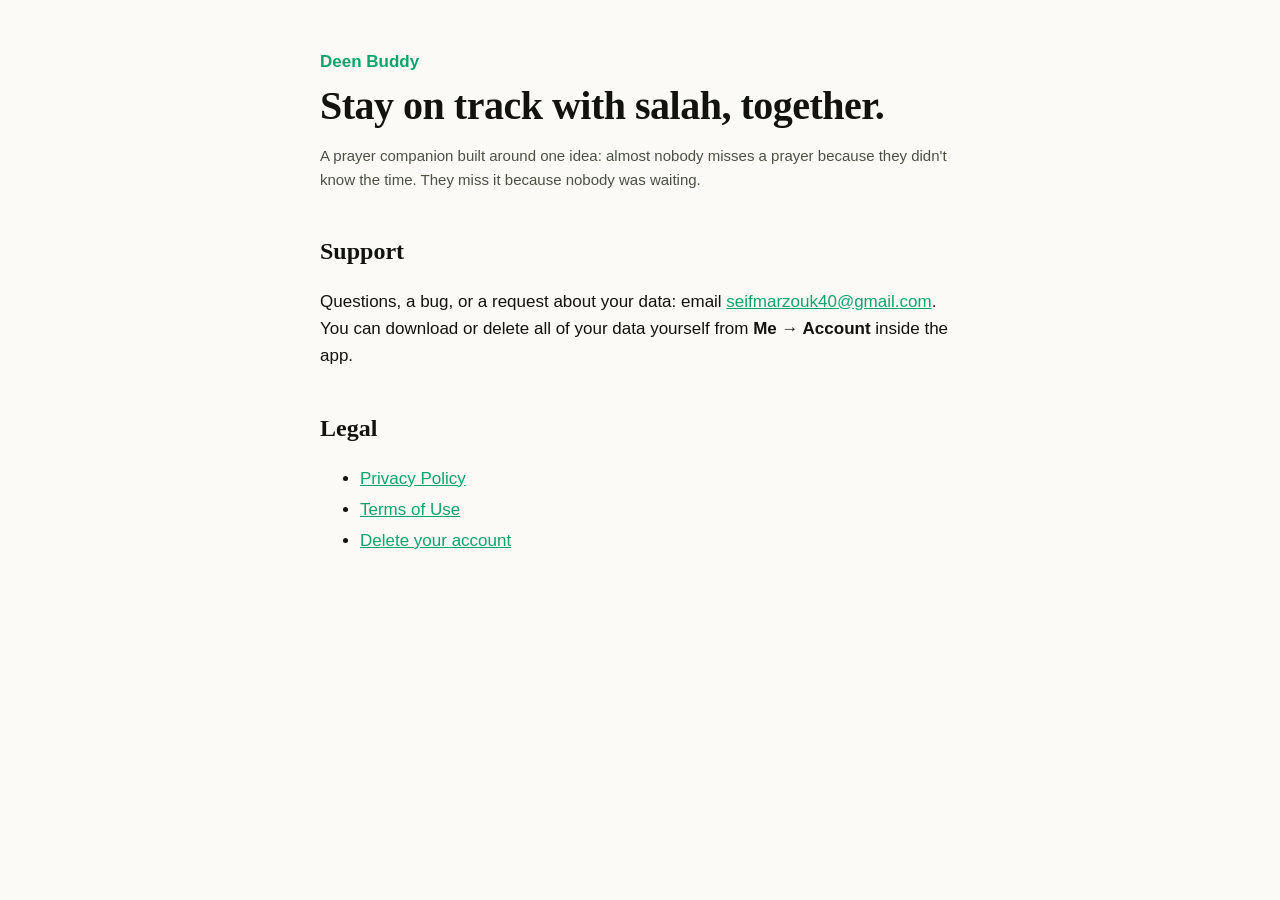
<file: index.html>
<!doctype html>
<html lang="en">
<head>
<meta charset="utf-8">
<meta name="viewport" content="width=device-width, initial-scale=1">
<title>Deen Buddy</title>
<link rel="stylesheet" href="style.css">
</head>
<body>
<main>
<p class="kicker">Deen Buddy</p>
<h1>Stay on track with salah, together.</h1>
<p class="meta">A prayer companion built around one idea: almost nobody misses a prayer because they didn't know the time. They miss it because nobody was waiting.</p>
<h2>Support</h2>
<p>Questions, a bug, or a request about your data: email <a href="mailto:seifmarzouk40@gmail.com">seifmarzouk40@gmail.com</a>. You can download or delete all of your data yourself from <strong>Me → Account</strong> inside the app.</p>
<h2>Legal</h2>
<ul>
<li><a href="privacy/">Privacy Policy</a></li>
<li><a href="terms/">Terms of Use</a></li>
<li><a href="delete-account/">Delete your account</a></li>
</ul>
</main>
</body>
</html>
</file>
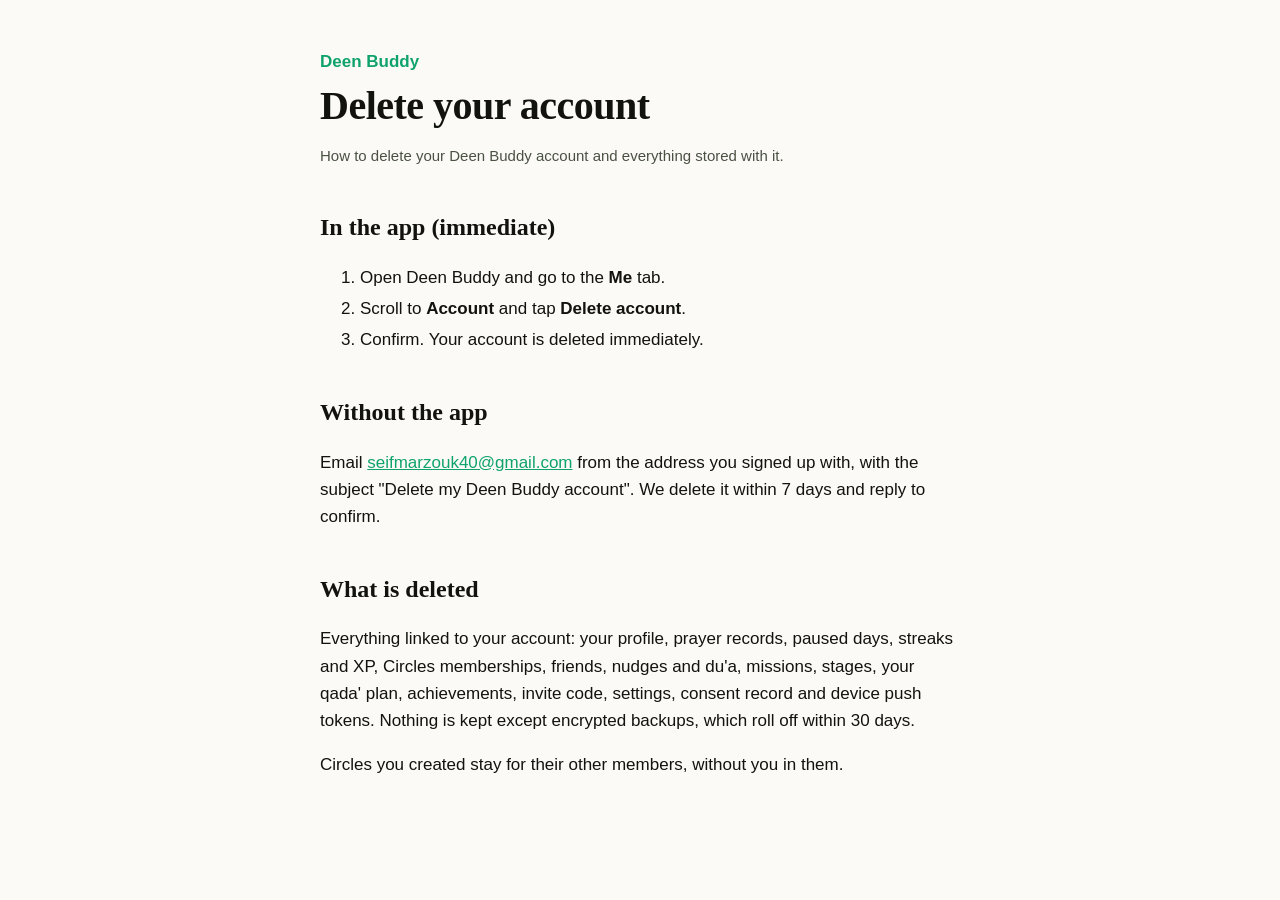
<file: delete-account/index.html>
<!doctype html>
<html lang="en">
<head>
<meta charset="utf-8">
<meta name="viewport" content="width=device-width, initial-scale=1">
<title>Delete your account · Deen Buddy</title>
<link rel="stylesheet" href="../style.css">
</head>
<body>
<main>
<p class="kicker">Deen Buddy</p>
<h1>Delete your account</h1>
<p class="meta">How to delete your Deen Buddy account and everything stored with it.</p>

<h2>In the app (immediate)</h2>
<ol>
<li>Open Deen Buddy and go to the <strong>Me</strong> tab.</li>
<li>Scroll to <strong>Account</strong> and tap <strong>Delete account</strong>.</li>
<li>Confirm. Your account is deleted immediately.</li>
</ol>

<h2>Without the app</h2>
<p>Email <a href="mailto:seifmarzouk40@gmail.com?subject=Delete%20my%20Deen%20Buddy%20account">seifmarzouk40@gmail.com</a> from the address you signed up with, with the subject "Delete my Deen Buddy account". We delete it within 7 days and reply to confirm.</p>

<h2>What is deleted</h2>
<p>Everything linked to your account: your profile, prayer records, paused days, streaks and XP, Circles memberships, friends, nudges and du'a, missions, stages, your qada' plan, achievements, invite code, settings, consent record and device push tokens. Nothing is kept except encrypted backups, which roll off within 30 days.</p>
<p>Circles you created stay for their other members, without you in them.</p>
</main>
</body>
</html>
</file>
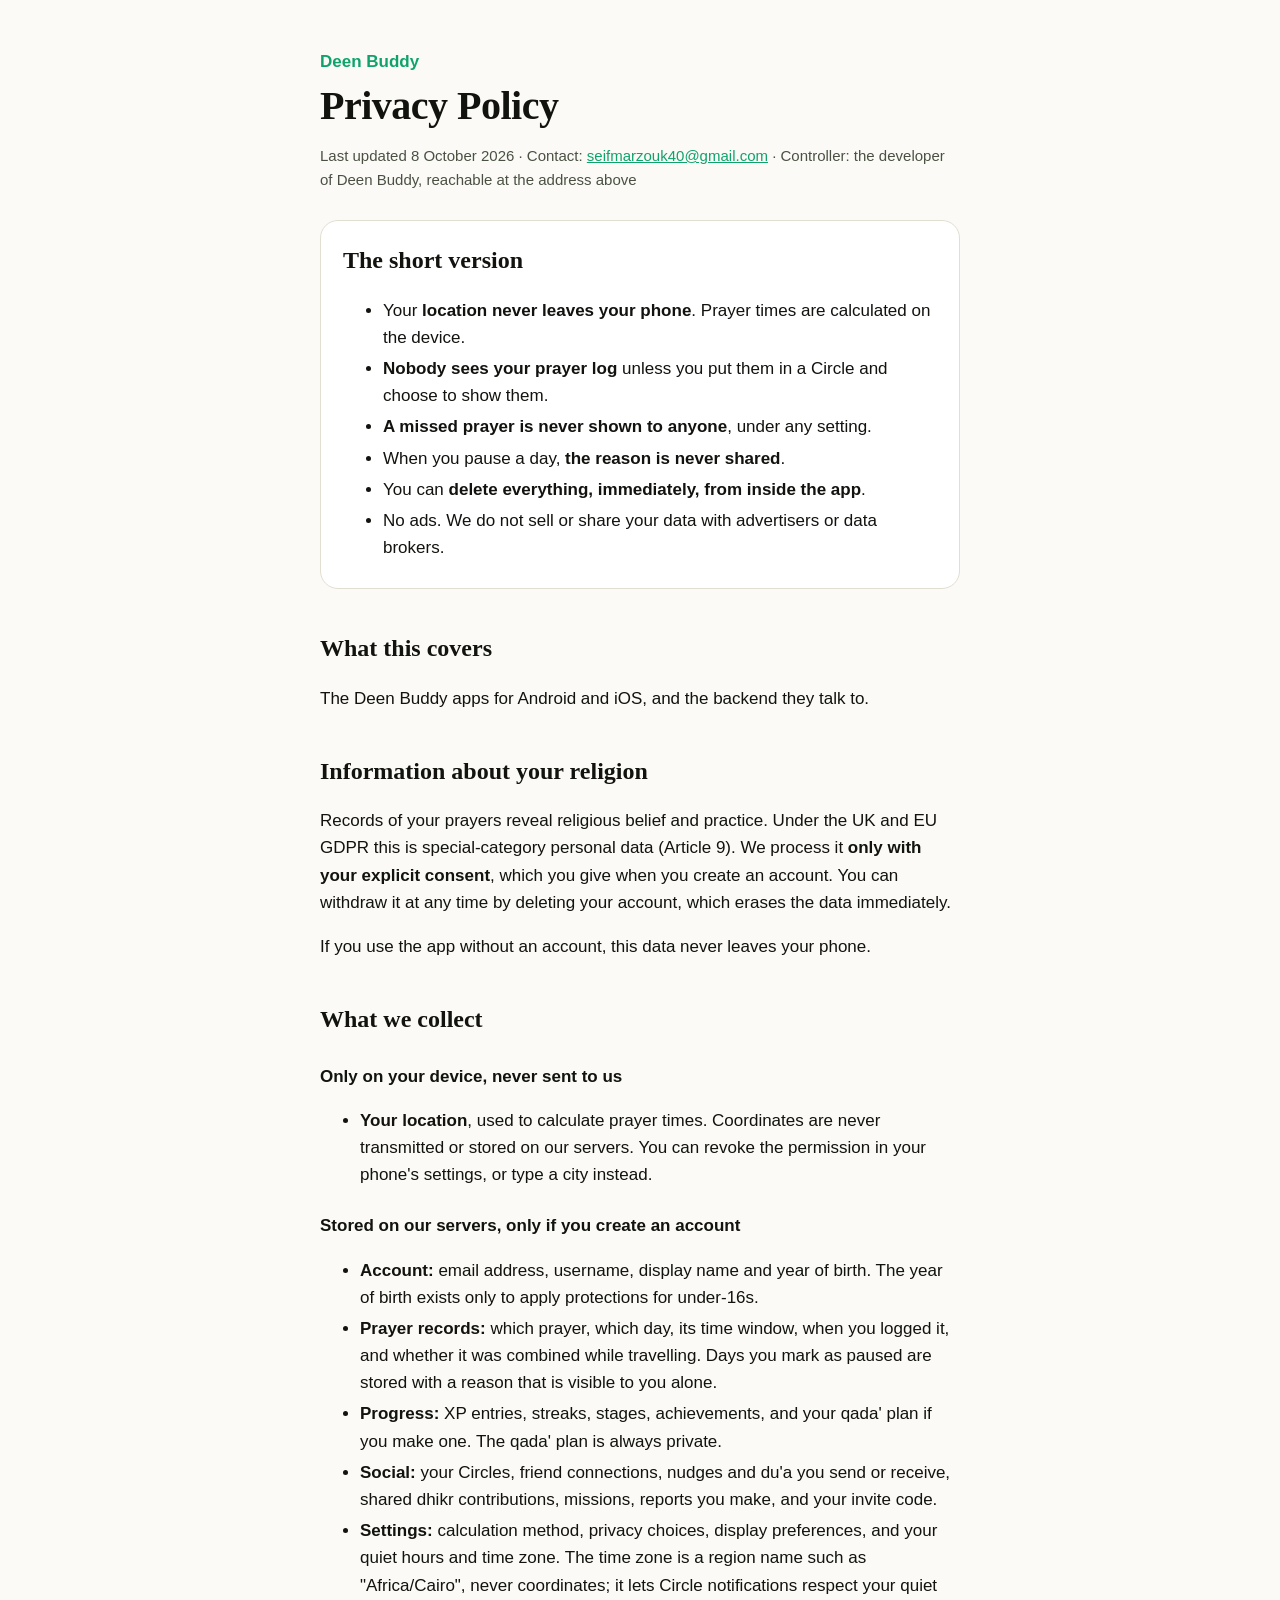
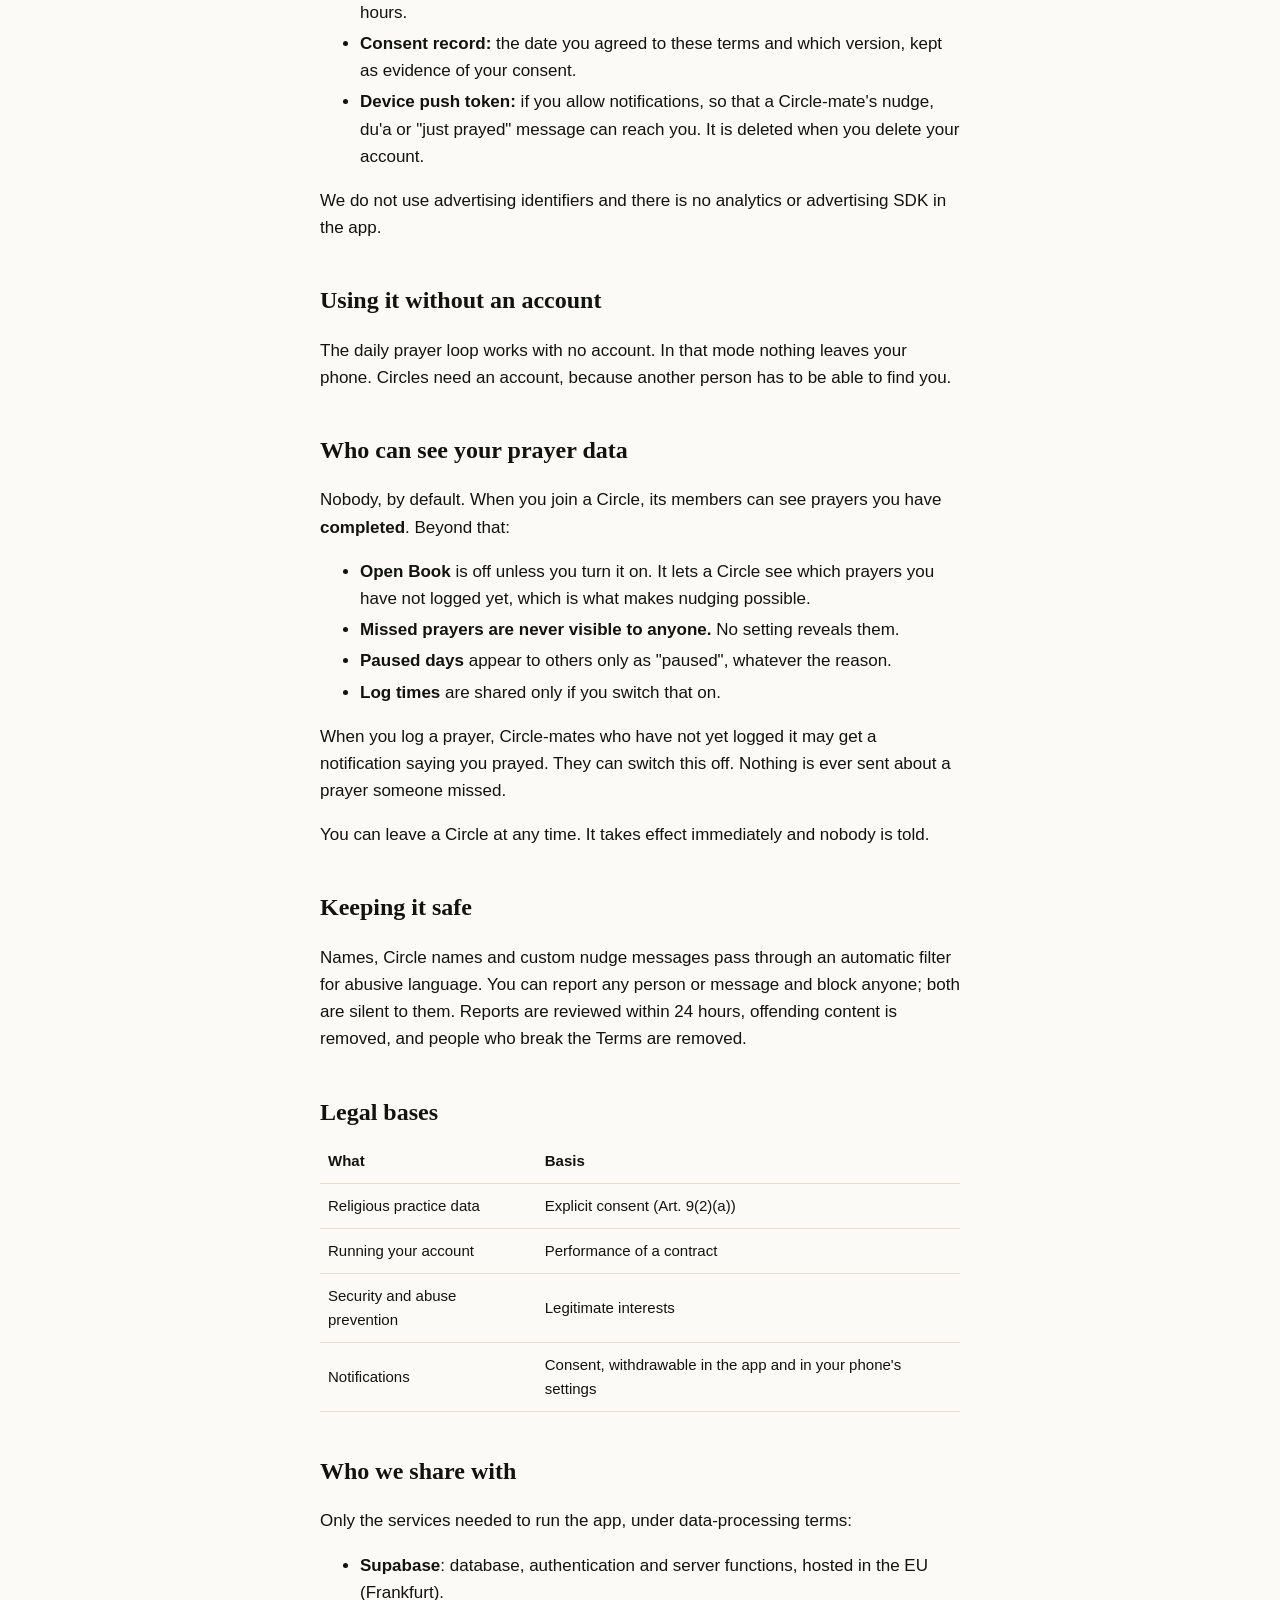
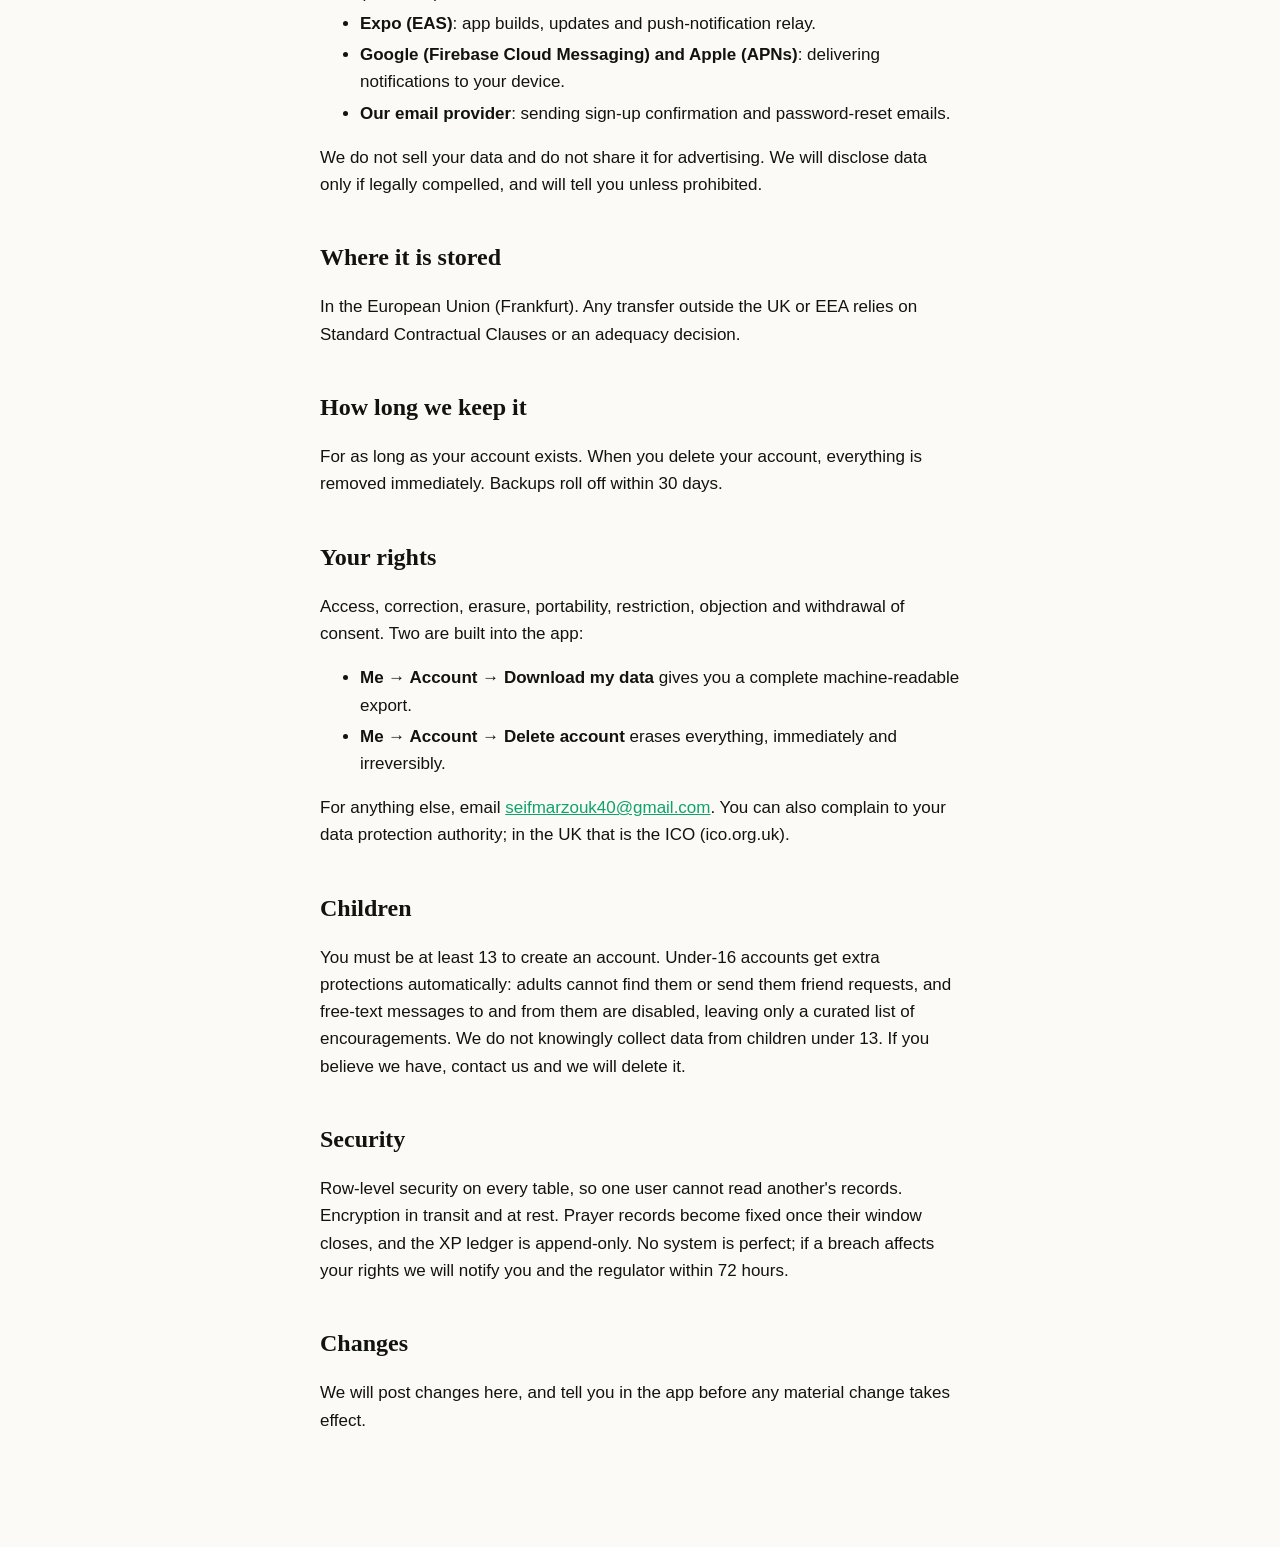
<file: privacy/index.html>
<!doctype html>
<html lang="en">
<head>
<meta charset="utf-8">
<meta name="viewport" content="width=device-width, initial-scale=1">
<title>Privacy Policy · Deen Buddy</title>
<link rel="stylesheet" href="../style.css">
</head>
<body>
<main>
<p class="kicker">Deen Buddy</p>
<h1>Privacy Policy</h1>
<p class="meta">Last updated 8 October 2026 · Contact: <a href="mailto:seifmarzouk40@gmail.com">seifmarzouk40@gmail.com</a> · Controller: the developer of Deen Buddy, reachable at the address above</p>

<section class="short">
<h2>The short version</h2>
<ul>
<li>Your <strong>location never leaves your phone</strong>. Prayer times are calculated on the device.</li>
<li><strong>Nobody sees your prayer log</strong> unless you put them in a Circle and choose to show them.</li>
<li><strong>A missed prayer is never shown to anyone</strong>, under any setting.</li>
<li>When you pause a day, <strong>the reason is never shared</strong>.</li>
<li>You can <strong>delete everything, immediately, from inside the app</strong>.</li>
<li>No ads. We do not sell or share your data with advertisers or data brokers.</li>
</ul>
</section>

<h2>What this covers</h2>
<p>The Deen Buddy apps for Android and iOS, and the backend they talk to.</p>

<h2>Information about your religion</h2>
<p>Records of your prayers reveal religious belief and practice. Under the UK and EU GDPR this is special-category personal data (Article 9). We process it <strong>only with your explicit consent</strong>, which you give when you create an account. You can withdraw it at any time by deleting your account, which erases the data immediately.</p>
<p>If you use the app without an account, this data never leaves your phone.</p>

<h2>What we collect</h2>
<h3>Only on your device, never sent to us</h3>
<ul>
<li><strong>Your location</strong>, used to calculate prayer times. Coordinates are never transmitted or stored on our servers. You can revoke the permission in your phone's settings, or type a city instead.</li>
</ul>
<h3>Stored on our servers, only if you create an account</h3>
<ul>
<li><strong>Account:</strong> email address, username, display name and year of birth. The year of birth exists only to apply protections for under-16s.</li>
<li><strong>Prayer records:</strong> which prayer, which day, its time window, when you logged it, and whether it was combined while travelling. Days you mark as paused are stored with a reason that is visible to you alone.</li>
<li><strong>Progress:</strong> XP entries, streaks, stages, achievements, and your qada' plan if you make one. The qada' plan is always private.</li>
<li><strong>Social:</strong> your Circles, friend connections, nudges and du'a you send or receive, shared dhikr contributions, missions, reports you make, and your invite code.</li>
<li><strong>Settings:</strong> calculation method, privacy choices, display preferences, and your quiet hours and time zone. The time zone is a region name such as "Africa/Cairo", never coordinates; it lets Circle notifications respect your quiet hours.</li>
<li><strong>Consent record:</strong> the date you agreed to these terms and which version, kept as evidence of your consent.</li>
<li><strong>Device push token:</strong> if you allow notifications, so that a Circle-mate's nudge, du'a or "just prayed" message can reach you. It is deleted when you delete your account.</li>
</ul>
<p>We do not use advertising identifiers and there is no analytics or advertising SDK in the app.</p>

<h2>Using it without an account</h2>
<p>The daily prayer loop works with no account. In that mode nothing leaves your phone. Circles need an account, because another person has to be able to find you.</p>

<h2>Who can see your prayer data</h2>
<p>Nobody, by default. When you join a Circle, its members can see prayers you have <strong>completed</strong>. Beyond that:</p>
<ul>
<li><strong>Open Book</strong> is off unless you turn it on. It lets a Circle see which prayers you have not logged yet, which is what makes nudging possible.</li>
<li><strong>Missed prayers are never visible to anyone.</strong> No setting reveals them.</li>
<li><strong>Paused days</strong> appear to others only as "paused", whatever the reason.</li>
<li><strong>Log times</strong> are shared only if you switch that on.</li>
</ul>
<p>When you log a prayer, Circle-mates who have not yet logged it may get a notification saying you prayed. They can switch this off. Nothing is ever sent about a prayer someone missed.</p>
<p>You can leave a Circle at any time. It takes effect immediately and nobody is told.</p>

<h2>Keeping it safe</h2>
<p>Names, Circle names and custom nudge messages pass through an automatic filter for abusive language. You can report any person or message and block anyone; both are silent to them. Reports are reviewed within 24 hours, offending content is removed, and people who break the Terms are removed.</p>

<h2>Legal bases</h2>
<table>
<tr><th>What</th><th>Basis</th></tr>
<tr><td>Religious practice data</td><td>Explicit consent (Art. 9(2)(a))</td></tr>
<tr><td>Running your account</td><td>Performance of a contract</td></tr>
<tr><td>Security and abuse prevention</td><td>Legitimate interests</td></tr>
<tr><td>Notifications</td><td>Consent, withdrawable in the app and in your phone's settings</td></tr>
</table>

<h2>Who we share with</h2>
<p>Only the services needed to run the app, under data-processing terms:</p>
<ul>
<li><strong>Supabase</strong>: database, authentication and server functions, hosted in the EU (Frankfurt).</li>
<li><strong>Expo (EAS)</strong>: app builds, updates and push-notification relay.</li>
<li><strong>Google (Firebase Cloud Messaging) and Apple (APNs)</strong>: delivering notifications to your device.</li>
<li><strong>Our email provider</strong>: sending sign-up confirmation and password-reset emails.</li>
</ul>
<p>We do not sell your data and do not share it for advertising. We will disclose data only if legally compelled, and will tell you unless prohibited.</p>

<h2>Where it is stored</h2>
<p>In the European Union (Frankfurt). Any transfer outside the UK or EEA relies on Standard Contractual Clauses or an adequacy decision.</p>

<h2>How long we keep it</h2>
<p>For as long as your account exists. When you delete your account, everything is removed immediately. Backups roll off within 30 days.</p>

<h2>Your rights</h2>
<p>Access, correction, erasure, portability, restriction, objection and withdrawal of consent. Two are built into the app:</p>
<ul>
<li><strong>Me → Account → Download my data</strong> gives you a complete machine-readable export.</li>
<li><strong>Me → Account → Delete account</strong> erases everything, immediately and irreversibly.</li>
</ul>
<p>For anything else, email <a href="mailto:seifmarzouk40@gmail.com">seifmarzouk40@gmail.com</a>. You can also complain to your data protection authority; in the UK that is the ICO (ico.org.uk).</p>

<h2>Children</h2>
<p>You must be at least 13 to create an account. Under-16 accounts get extra protections automatically: adults cannot find them or send them friend requests, and free-text messages to and from them are disabled, leaving only a curated list of encouragements. We do not knowingly collect data from children under 13. If you believe we have, contact us and we will delete it.</p>

<h2>Security</h2>
<p>Row-level security on every table, so one user cannot read another's records. Encryption in transit and at rest. Prayer records become fixed once their window closes, and the XP ledger is append-only. No system is perfect; if a breach affects your rights we will notify you and the regulator within 72 hours.</p>

<h2>Changes</h2>
<p>We will post changes here, and tell you in the app before any material change takes effect.</p>
</main>
</body>
</html>
</file>
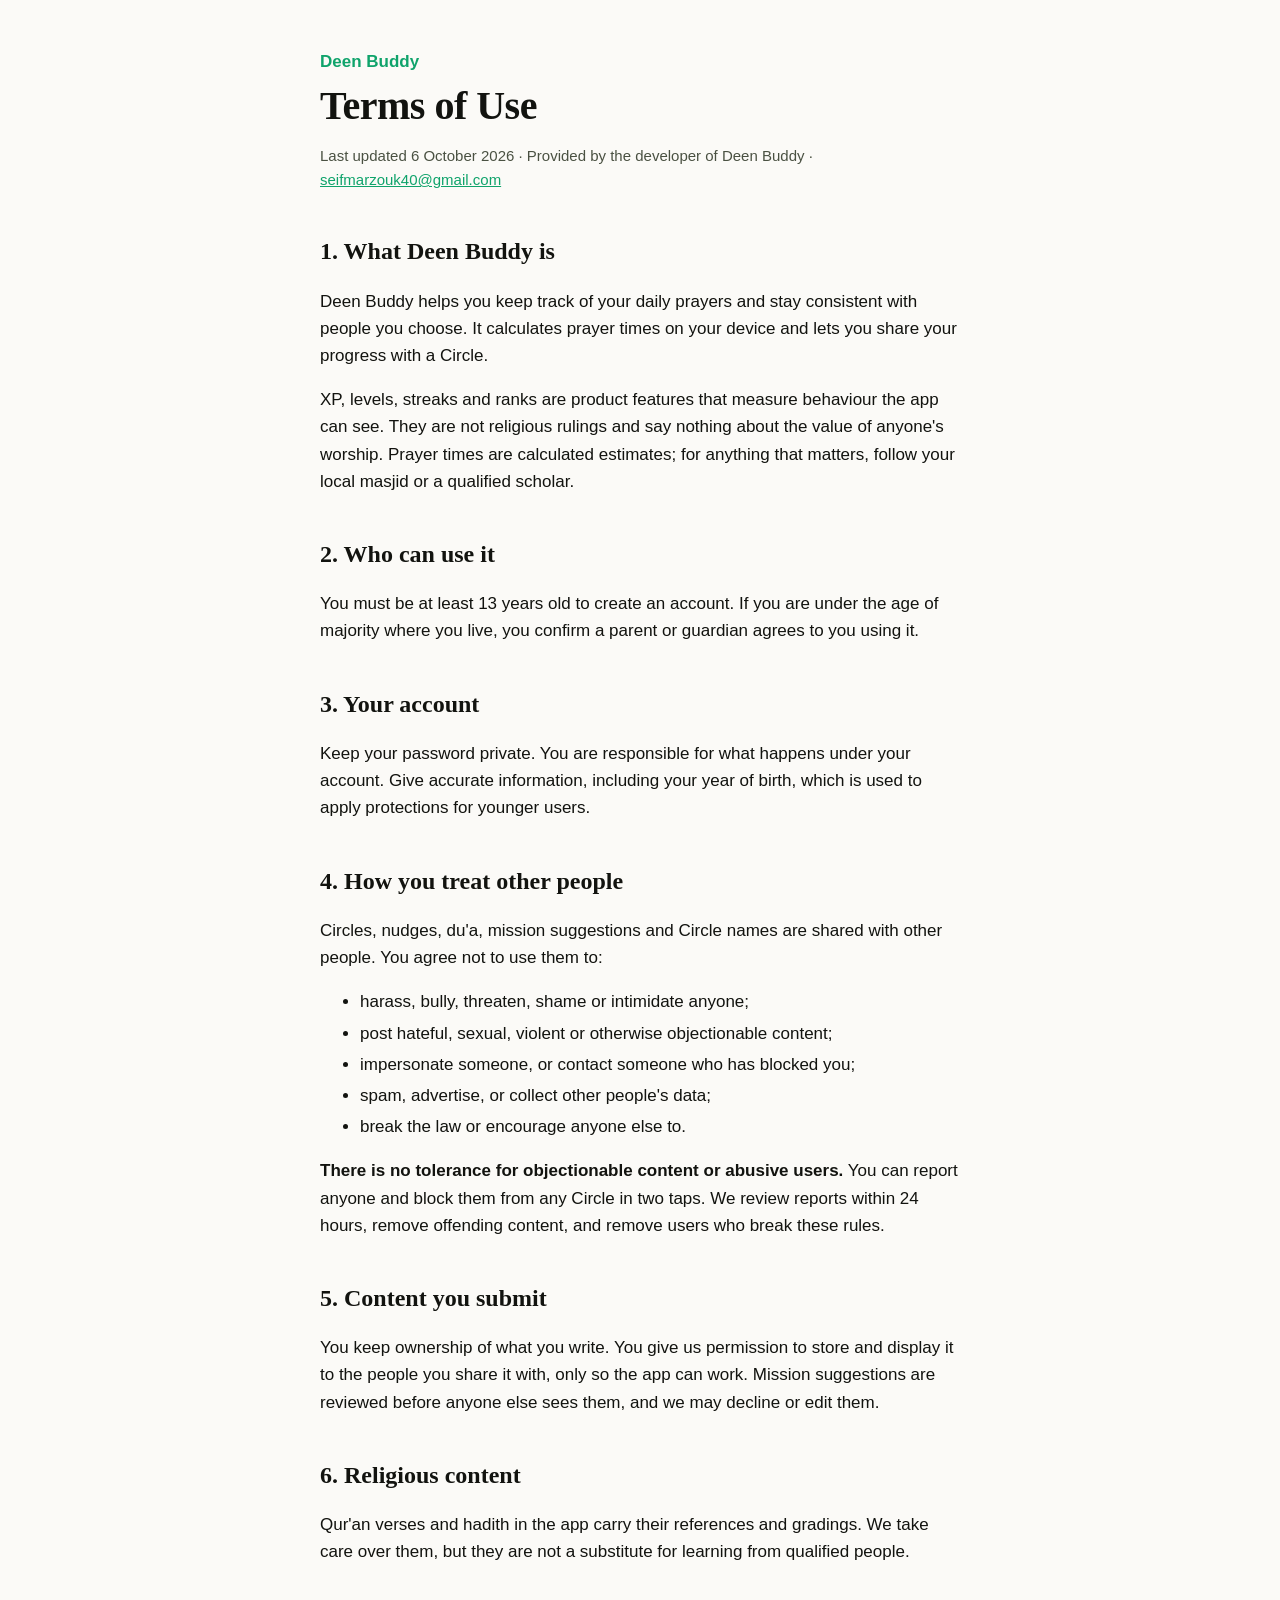
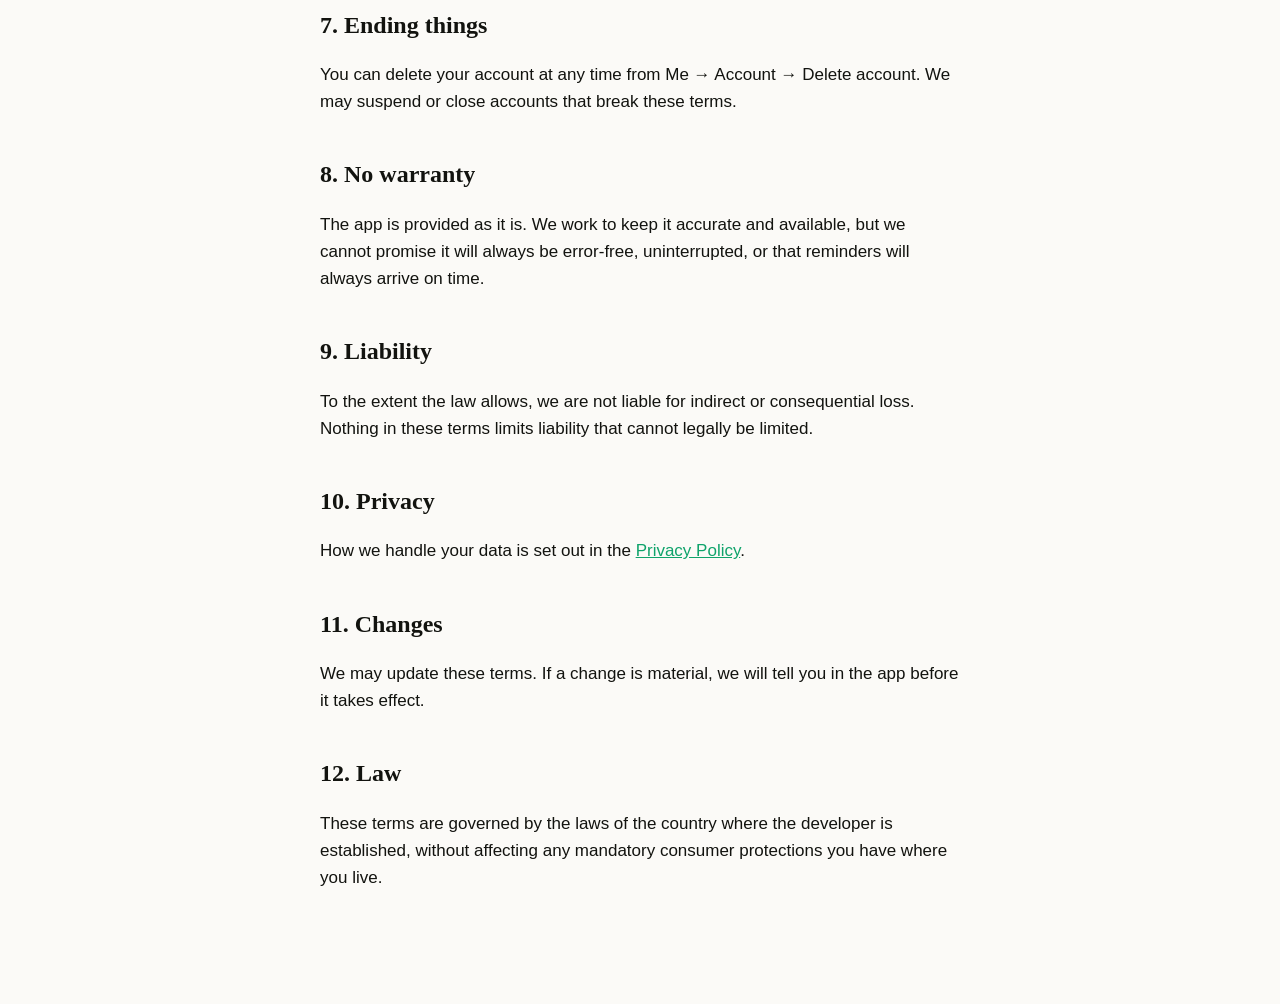
<file: terms/index.html>
<!doctype html>
<html lang="en">
<head>
<meta charset="utf-8">
<meta name="viewport" content="width=device-width, initial-scale=1">
<title>Terms of Use · Deen Buddy</title>
<link rel="stylesheet" href="../style.css">
</head>
<body>
<main>
<p class="kicker">Deen Buddy</p>
<h1>Terms of Use</h1>
<p class="meta">Last updated 6 October 2026 · Provided by the developer of Deen Buddy · <a href="mailto:seifmarzouk40@gmail.com">seifmarzouk40@gmail.com</a></p>

<h2>1. What Deen Buddy is</h2>
<p>Deen Buddy helps you keep track of your daily prayers and stay consistent with people you choose. It calculates prayer times on your device and lets you share your progress with a Circle.</p>
<p>XP, levels, streaks and ranks are product features that measure behaviour the app can see. They are not religious rulings and say nothing about the value of anyone's worship. Prayer times are calculated estimates; for anything that matters, follow your local masjid or a qualified scholar.</p>

<h2>2. Who can use it</h2>
<p>You must be at least 13 years old to create an account. If you are under the age of majority where you live, you confirm a parent or guardian agrees to you using it.</p>

<h2>3. Your account</h2>
<p>Keep your password private. You are responsible for what happens under your account. Give accurate information, including your year of birth, which is used to apply protections for younger users.</p>

<h2>4. How you treat other people</h2>
<p>Circles, nudges, du'a, mission suggestions and Circle names are shared with other people. You agree not to use them to:</p>
<ul>
<li>harass, bully, threaten, shame or intimidate anyone;</li>
<li>post hateful, sexual, violent or otherwise objectionable content;</li>
<li>impersonate someone, or contact someone who has blocked you;</li>
<li>spam, advertise, or collect other people's data;</li>
<li>break the law or encourage anyone else to.</li>
</ul>
<p><strong>There is no tolerance for objectionable content or abusive users.</strong> You can report anyone and block them from any Circle in two taps. We review reports within 24 hours, remove offending content, and remove users who break these rules.</p>

<h2>5. Content you submit</h2>
<p>You keep ownership of what you write. You give us permission to store and display it to the people you share it with, only so the app can work. Mission suggestions are reviewed before anyone else sees them, and we may decline or edit them.</p>

<h2>6. Religious content</h2>
<p>Qur'an verses and hadith in the app carry their references and gradings. We take care over them, but they are not a substitute for learning from qualified people.</p>

<h2>7. Ending things</h2>
<p>You can delete your account at any time from Me → Account → Delete account. We may suspend or close accounts that break these terms.</p>

<h2>8. No warranty</h2>
<p>The app is provided as it is. We work to keep it accurate and available, but we cannot promise it will always be error-free, uninterrupted, or that reminders will always arrive on time.</p>

<h2>9. Liability</h2>
<p>To the extent the law allows, we are not liable for indirect or consequential loss. Nothing in these terms limits liability that cannot legally be limited.</p>

<h2>10. Privacy</h2>
<p>How we handle your data is set out in the <a href="../privacy/">Privacy Policy</a>.</p>

<h2>11. Changes</h2>
<p>We may update these terms. If a change is material, we will tell you in the app before it takes effect.</p>

<h2>12. Law</h2>
<p>These terms are governed by the laws of the country where the developer is established, without affecting any mandatory consumer protections you have where you live.</p>
</main>
</body>
</html>
</file>
<file: style.css>
:root {
  --ground: #FBFAF7; --surface: #FFFFFF; --text: #12130F; --text2: #4A5142; --line: #E2DED2; --primary: #0FA36B;
}
@media (prefers-color-scheme: dark) {
  :root { --ground: #0A0F0E; --surface: #121917; --text: #EEF3EE; --text2: #A2AEA6; --line: #22302C; --primary: #25C98A; }
}
* { box-sizing: border-box; }
body {
  margin: 0; background: var(--ground); color: var(--text);
  font: 17px/1.6 -apple-system, BlinkMacSystemFont, "Segoe UI", Roboto, sans-serif;
}
main { max-width: 680px; margin: 0 auto; padding: 48px 20px 96px; }
.kicker { color: var(--primary); font-weight: 600; margin: 0 0 8px; }
h1 { font-family: Georgia, "Times New Roman", serif; font-size: 40px; line-height: 1.15; margin: 0 0 12px; letter-spacing: -0.5px; }
h2 { font-family: Georgia, "Times New Roman", serif; font-size: 24px; margin: 40px 0 8px; }
h3 { font-size: 17px; margin: 24px 0 4px; }
.meta { color: var(--text2); font-size: 15px; }
.short { background: var(--surface); border: 1px solid var(--line); border-radius: 18px; padding: 4px 22px 10px; margin-top: 28px; }
.short h2 { margin-top: 16px; }
a { color: var(--primary); }
table { width: 100%; border-collapse: collapse; font-size: 15px; }
th, td { text-align: left; padding: 10px 8px; border-bottom: 1px solid var(--line); }
.fill { background: #f5d76e55; padding: 0 4px; border-radius: 4px; }
li { margin: 4px 0; }
</file>
